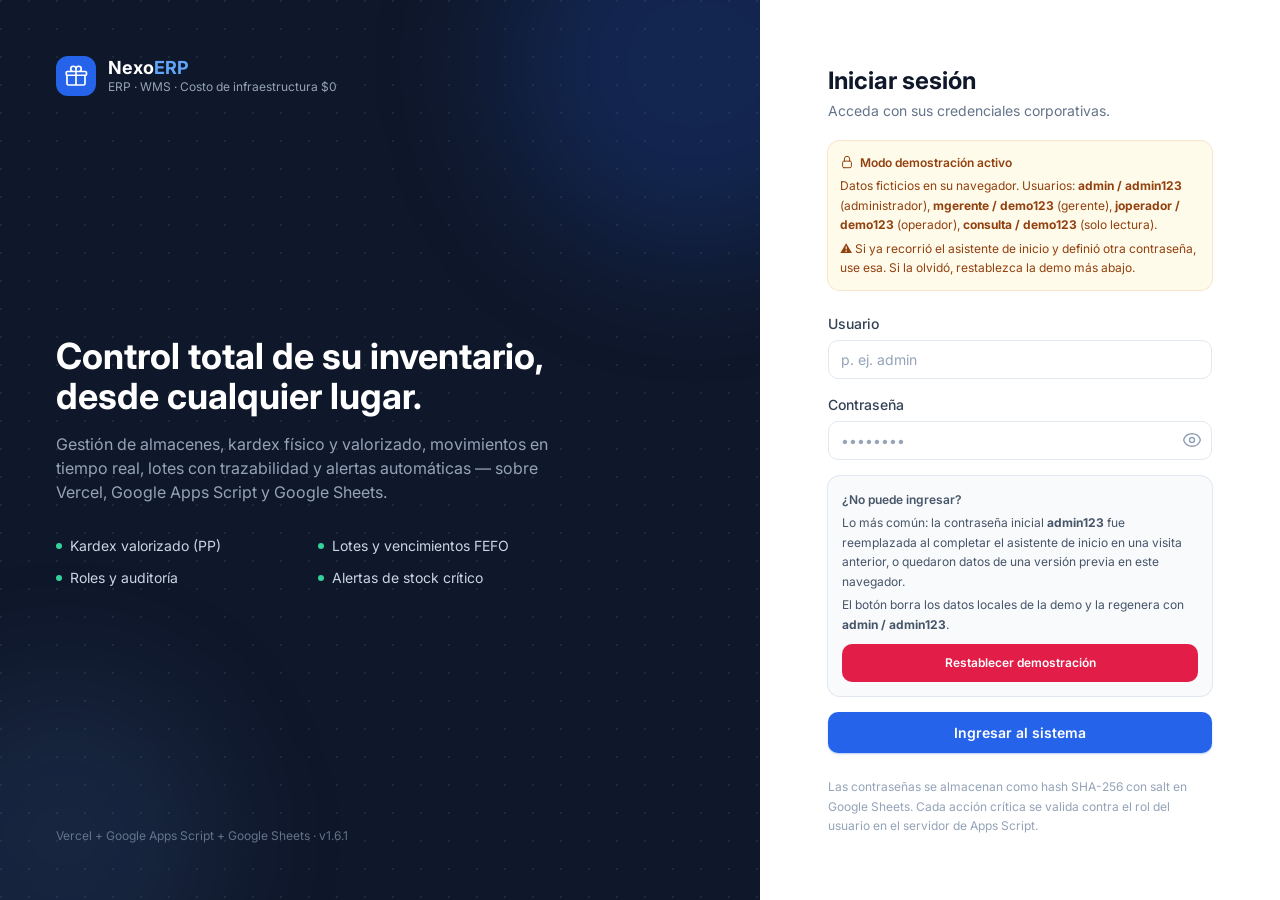
<file: frontend/index.html>
<!DOCTYPE html>
<html lang="es">
<head>
  <meta charset="UTF-8">
  <meta name="viewport" content="width=device-width, initial-scale=1.0">
  <title>NexoERP — Sistema ERP/WMS</title>
  <meta name="description" content="Sistema ERP y WMS integrado sobre Vercel + Google Apps Script + Google Sheets. Inventario multi-almacén, kardex valorizado, lotes y trazabilidad.">
  <meta name="theme-color" content="#2563eb">
  <link rel="manifest" href="manifest.json">
  <link rel="apple-touch-icon" href="icons/icon-192.png">
  <link rel="icon" href="data:image/svg+xml,<svg xmlns='http://www.w3.org/2000/svg' viewBox='0 0 100 100'><rect width='100' height='100' rx='22' fill='%232563eb'/><path d='M28 38l22-13 22 13v24L50 75 28 62z' fill='none' stroke='white' stroke-width='6' stroke-linejoin='round'/><path d='M28 38l22 13 22-13M50 51v24' stroke='white' stroke-width='6' stroke-linejoin='round' fill='none'/></svg>">

  <!-- Tipografía -->
  <link rel="preconnect" href="https://fonts.googleapis.com">
  <link rel="preconnect" href="https://fonts.gstatic.com" crossorigin>
  <link href="https://fonts.googleapis.com/css2?family=Inter:wght@400;500;600;700;800&display=swap" rel="stylesheet">

  <!-- Tailwind (runtime CDN, autocontenido en vendor/) -->
  <script src="assets/vendor/tailwind.js"></script>
  <script>
    tailwind.config = {
      theme: {
        extend: {
          colors: { brand: { DEFAULT: '#2563eb', dark: '#1d4ed8', light: '#dbeafe' } },
          fontFamily: { sans: ['Inter', 'ui-sans-serif', 'system-ui', '-apple-system', 'Segoe UI', 'Roboto', 'sans-serif'] }
        }
      }
    };
  </script>

  <!-- Vue 3 + Chart.js + jsPDF (proformas PDF A4, adenda 1.4) -->
  <script src="assets/vendor/vue.global.prod.js"></script>
  <script src="assets/vendor/chart.umd.js"></script>
  <script src="assets/vendor/jspdf.umd.min.js"></script>

  <!-- Estilos propios -->
  <link rel="stylesheet" href="assets/css/custom.css">
</head>
<body class="bg-slate-100 antialiased">
  <div id="app"></div>

  <!-- Núcleo de la aplicación (orden de dependencias) -->
  <script src="assets/js/config.js"></script>
  <script src="assets/js/utils.js"></script>
  <script src="assets/js/demo-data.js"></script>
  <script src="assets/js/demo-store.js"></script>
  <script src="assets/js/store.js"></script>
  <script src="assets/js/api.js"></script>
  <script src="assets/js/components.js"></script>
  <script src="assets/js/receipts.js"></script>

  <!-- Vistas -->
  <script src="assets/js/views/view-login.js"></script>
  <script src="assets/js/views/view-dashboard.js"></script>
  <script src="assets/js/views/view-pos.js"></script>
  <script src="assets/js/views/view-ventas.js"></script>
  <script src="assets/js/views/view-cotizaciones.js"></script>
  <script src="assets/js/views/view-comprobantes.js"></script>
  <script src="assets/js/views/view-fiados.js"></script>
  <script src="assets/js/views/view-cobranzas.js"></script>
  <script src="assets/js/views/view-caja.js"></script>
  <script src="assets/js/views/view-clientes.js"></script>
  <script src="assets/js/views/view-productos.js"></script>
  <script src="assets/js/views/view-almacenes.js"></script>
  <script src="assets/js/views/view-stock.js"></script>
  <script src="assets/js/views/view-lotes.js"></script>
  <script src="assets/js/views/view-movimientos.js"></script>
  <script src="assets/js/views/view-compras.js"></script>
  <script src="assets/js/views/view-gastos.js"></script>
  <script src="assets/js/views/view-kardex.js"></script>
  <script src="assets/js/views/view-alertas.js"></script>
  <script src="assets/js/views/view-usuarios.js"></script>
  <script src="assets/js/views/view-rrhh.js"></script>
  <script src="assets/js/views/view-reportes.js"></script>
  <script src="assets/js/views/view-rentabilidad.js"></script>
  <script src="assets/js/views/view-panel.js"></script>
  <script src="assets/js/views/view-auditoria.js"></script>
  <script src="assets/js/views/view-config.js"></script>
  <script src="assets/js/views/view-categorias.js"></script>
  <script src="assets/js/views/view-asistente.js"></script>

  <!-- Arranque -->
  <script src="assets/js/app.js"></script>

  <!-- Adenda 1.6: PWA offline (service worker con caché del app shell) -->
  <script>
    if ('serviceWorker' in navigator) {
      window.addEventListener('load', function () {
        navigator.serviceWorker.register('sw.js').catch(function (e) {
          console.warn('SW no registrado (modo archivo o sin https):', e.message);
        });
      });
    }
  </script>
</body>
</html>
</file>
<file: frontend/assets/css/custom.css>
/* ============================================================
   NexoERP — custom.css
   Componentes de interfaz (CSS plano, compatible con Tailwind
   runtime CDN) + animaciones y scrollbars.
   ============================================================ */

body { font-family: 'Inter', ui-sans-serif, system-ui, -apple-system, 'Segoe UI', Roboto, sans-serif; }

/* ---------- Tarjetas ---------- */
.nexo-card {
  background: #fff;
  border-radius: 0.875rem;
  box-shadow: 0 1px 2px rgba(15, 23, 42, 0.05), 0 1px 3px rgba(15, 23, 42, 0.06);
  padding: 1rem;
}

/* ---------- Botones ---------- */
.btn-primario, .btn-secundario, .btn-peligro {
  display: inline-flex;
  align-items: center;
  gap: 0.5rem;
  font-size: 0.875rem;
  font-weight: 600;
  border-radius: 0.625rem;
  padding: 0.5rem 0.9rem;
  transition: all .15s ease;
  cursor: pointer;
  white-space: nowrap;
  min-height: 38px;
}
.btn-primario { background: #2563eb; color: #fff; box-shadow: 0 1px 2px rgba(37, 99, 235, .35); }
.btn-primario:hover { background: #1d4ed8; box-shadow: 0 4px 12px rgba(37, 99, 235, .35); }
.btn-primario:disabled, .btn-secundario:disabled, .btn-peligro:disabled { opacity: .55; cursor: not-allowed; }
.btn-secundario { background: #fff; color: #334155; border: 1px solid #e2e8f0; }
.btn-secundario:hover { background: #f8fafc; border-color: #cbd5e1; }
.btn-peligro { background: #e11d48; color: #fff; }
.btn-peligro:hover { background: #be123c; }

.btn-icono {
  display: inline-flex; align-items: center; justify-content: center;
  width: 30px; height: 30px; border-radius: 0.5rem;
  color: #64748b; transition: all .15s ease;
}
.btn-icono:hover { background: #f1f5f9; color: #2563eb; }

/* ---------- Formularios ---------- */
.input-texto {
  width: 100%;
  border: 1px solid #e2e8f0;
  border-radius: 0.625rem;
  padding: 0.5rem 0.75rem;
  font-size: 0.875rem;
  color: #0f172a;
  background: #fff;
  min-height: 38px;
  outline: none;
  transition: border-color .15s ease, box-shadow .15s ease;
}
.input-texto::placeholder { color: #94a3b8; }
.input-texto:focus { border-color: #2563eb; box-shadow: 0 0 0 3px rgba(37, 99, 235, .12); }
select.input-texto { appearance: auto; }

.label-forma {
  display: block;
  font-size: 0.75rem;
  font-weight: 600;
  color: #475569;
  margin-bottom: 0.375rem;
  text-transform: none;
  letter-spacing: .01em;
}

/* ---------- Scrollbars ---------- */
.nexo-scroll::-webkit-scrollbar { width: 8px; height: 8px; }
.nexo-scroll::-webkit-scrollbar-track { background: transparent; }
.nexo-scroll::-webkit-scrollbar-thumb { background: #cbd5e1; border-radius: 8px; }
.nexo-scroll::-webkit-scrollbar-thumb:hover { background: #94a3b8; }
.nexo-scroll { scrollbar-width: thin; scrollbar-color: #cbd5e1 transparent; }

/* ---------- Animaciones ---------- */
@keyframes slideUp { from { opacity: 0; transform: translateY(14px) scale(.99); } to { opacity: 1; transform: translateY(0) scale(1); } }
@keyframes slideLeft { from { opacity: 0; transform: translateX(18px); } to { opacity: 1; transform: translateX(0); } }
@keyframes slideRight { from { transform: translateX(-100%); } to { transform: translateX(0); } }
@keyframes fadeIn { from { opacity: 0; } to { opacity: 1; } }

.animate-slide-up { animation: slideUp .22s cubic-bezier(.2, .8, .3, 1); }
.animate-slide-left { animation: slideLeft .25s cubic-bezier(.2, .8, .3, 1); }
.animate-slide-right { animation: slideRight .22s cubic-bezier(.2, .8, .3, 1); }
.animate-fade-in { animation: fadeIn .25s ease; }

/* ---------- Utilidades tablas ---------- */
table { border-collapse: collapse; }
.tabular-nums { font-variant-numeric: tabular-nums; }

/* ---------- Impresión ---------- */
@media print {
  aside, header, footer, .btn-primario, .btn-secundario, .btn-peligro { display: none !important; }
  .lg\:pl-64 { padding-left: 0 !important; }
}

/* ---------- Adenda: Boleta de venta (ticket 80 mm) ---------- */
.boleta-print {
  background: #fff;
  color: #000;
  font-family: 'Courier New', ui-monospace, monospace;
  width: 100%;
  max-width: 320px;
  margin: 0 auto;
  padding: 10px 12px;
  border: 1px dashed #cbd5e1;
  border-radius: 6px;
}

/* Al imprimir, sale ÚNICAMENTE la boleta visible en pantalla. */
@media print {
  body * { visibility: hidden !important; }
  .boleta-print, .boleta-print * { visibility: visible !important; }
  .boleta-print {
    position: absolute;
    left: 0; top: 0;
    width: 80mm;
    max-width: 80mm;
    border: none;
    border-radius: 0;
    padding: 0;
  }
  @page { margin: 6mm; }
}
</file>
